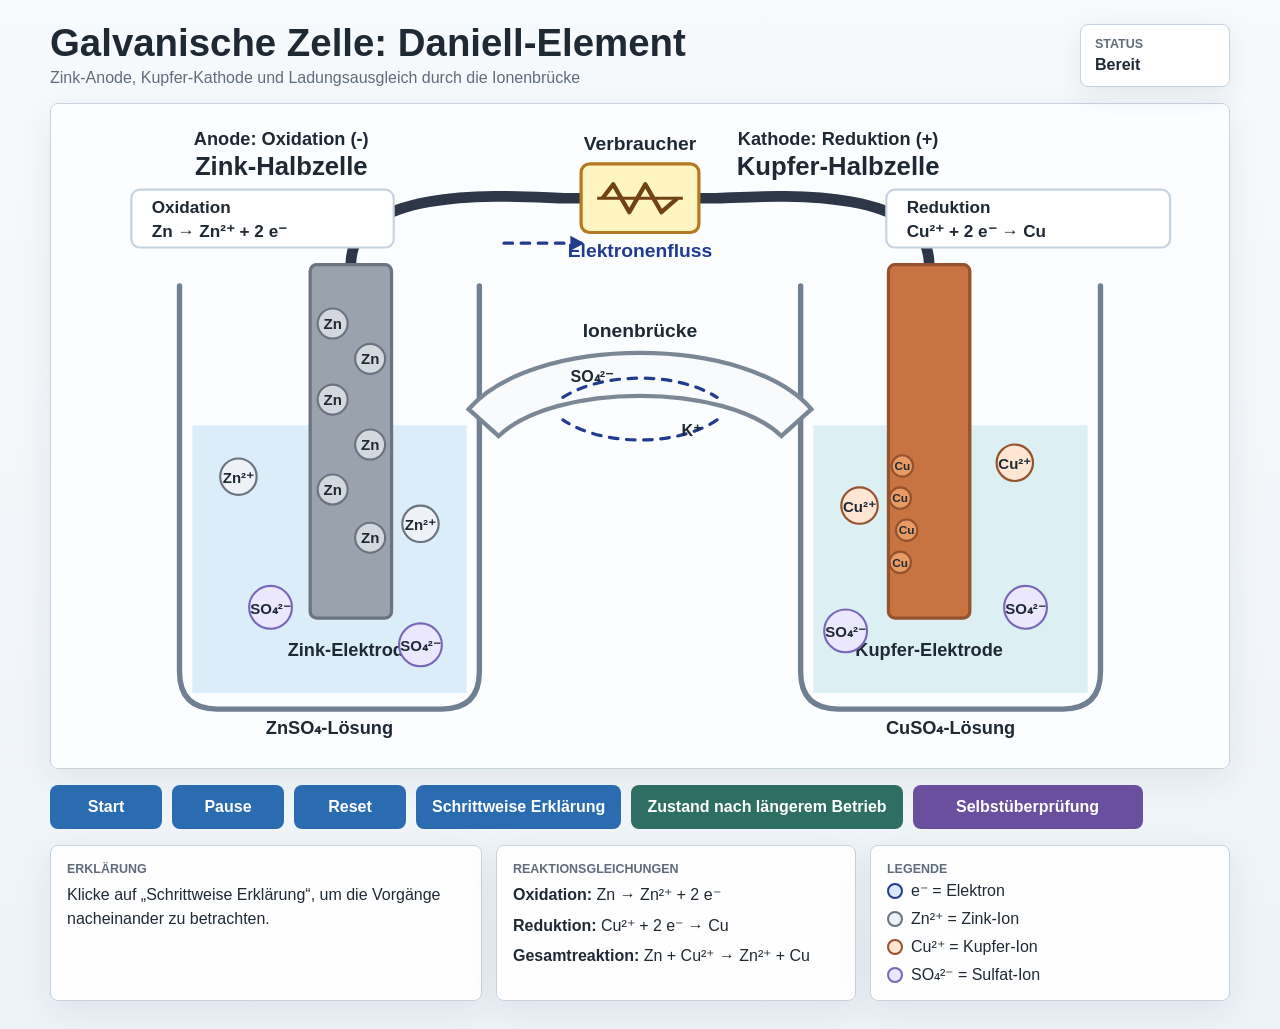
<file: index.html>
<!DOCTYPE html>
<html lang="de">
<head>
  <meta charset="UTF-8">
  <meta name="viewport" content="width=device-width, initial-scale=1.0">
  <title>Daniell-Element Simulation</title>
  <link rel="stylesheet" href="style.css">
</head>
<body>
  <main class="app">
    <header class="app-header">
      <div>
        <h1>Galvanische Zelle: Daniell-Element</h1>
        <p>Zink-Anode, Kupfer-Kathode und Ladungsausgleich durch die Ionenbrücke</p>
      </div>
      <div class="status-panel" aria-live="polite">
        <span class="status-label">Status</span>
        <strong id="animationStatus">Bereit</strong>
      </div>
    </header>

    <section class="simulation-panel" aria-label="Simulation eines Daniell-Elements">
      <svg id="cellSvg" class="cell-svg" viewBox="0 0 1100 620" role="img" aria-labelledby="svgTitle svgDescription">
        <title id="svgTitle">Daniell-Element mit Zink- und Kupfer-Halbzelle</title>
        <desc id="svgDescription">
          Links befindet sich die Zink-Halbzelle, rechts die Kupfer-Halbzelle.
          Elektronen fließen außen vom Zink zur Kupfer-Elektrode.
          Die Ionenbrücke sorgt für den Ladungsausgleich.
        </desc>

        <!-- Background labels -->
        <text x="215" y="38" class="pole-label">Anode: Oxidation (-)</text>
        <text x="215" y="66" class="halfcell-title">Zink-Halbzelle</text>
        <text x="735" y="38" class="pole-label">Kathode: Reduktion (+)</text>
        <text x="735" y="66" class="halfcell-title">Kupfer-Halbzelle</text>

        <!-- Outer circuit -->
        <path class="wire" d="M 280 150 C 280 70, 450 88, 480 88 L 620 88 C 650 88, 820 70, 820 150" />
        <rect x="495" y="56" width="110" height="64" rx="8" class="consumer-body" />
        <line x1="510" y1="88" x2="590" y2="88" class="resistor-line" />
        <path d="M 515 88 L 525 75 L 540 101 L 555 75 L 570 101 L 585 88" class="resistor-zigzag" />
        <text x="550" y="43" class="component-label">Verbraucher</text>
        <text x="550" y="143" class="flow-label">Elektronenfluss</text>
        <path d="M 423 130 L 498 130" class="flow-arrow" />
        <polygon points="498,130 485,123 485,137" class="arrow-head" />

        <!-- Animated electrons in the outer circuit -->
        <circle class="electron cable-electron electron-one" r="12">
          <animateMotion dur="5s" repeatCount="indefinite" path="M 280 150 C 280 70, 450 88, 480 88 L 620 88 C 650 88, 820 70, 820 150" />
        </circle>
        <text class="electron-text cable-electron-text electron-one-text" text-anchor="middle" dy="5">e⁻
          <animateMotion dur="5s" repeatCount="indefinite" path="M 280 150 C 280 70, 450 88, 480 88 L 620 88 C 650 88, 820 70, 820 150" />
        </text>
        <circle class="electron cable-electron electron-two" r="12">
          <animateMotion dur="5s" begin="1.7s" repeatCount="indefinite" path="M 280 150 C 280 70, 450 88, 480 88 L 620 88 C 650 88, 820 70, 820 150" />
        </circle>
        <text class="electron-text cable-electron-text electron-two-text" text-anchor="middle" dy="5">e⁻
          <animateMotion dur="5s" begin="1.7s" repeatCount="indefinite" path="M 280 150 C 280 70, 450 88, 480 88 L 620 88 C 650 88, 820 70, 820 150" />
        </text>
        <circle class="electron cable-electron electron-three" r="12">
          <animateMotion dur="5s" begin="3.4s" repeatCount="indefinite" path="M 280 150 C 280 70, 450 88, 480 88 L 620 88 C 650 88, 820 70, 820 150" />
        </circle>
        <text class="electron-text cable-electron-text electron-three-text" text-anchor="middle" dy="5">e⁻
          <animateMotion dur="5s" begin="3.4s" repeatCount="indefinite" path="M 280 150 C 280 70, 450 88, 480 88 L 620 88 C 650 88, 820 70, 820 150" />
        </text>

        <!-- Beakers -->
        <path class="beaker-glass" d="M 120 170 L 120 530 Q 120 565 155 565 L 365 565 Q 400 565 400 530 L 400 170" />
        <path class="beaker-glass" d="M 700 170 L 700 530 Q 700 565 735 565 L 945 565 Q 980 565 980 530 L 980 170" />
        <rect x="132" y="300" width="256" height="250" class="solution zinc-solution" />
        <rect x="712" y="300" width="256" height="250" class="solution copper-solution" />
        <text x="260" y="588" class="solution-label">ZnSO₄-Lösung</text>
        <text x="840" y="588" class="solution-label">CuSO₄-Lösung</text>

        <!-- Electrodes -->
        <rect x="242" y="150" width="76" height="330" rx="6" class="electrode zinc-electrode" />
        <rect x="782" y="150" width="76" height="330" rx="6" class="electrode copper-electrode" />
        <text x="280" y="515" class="electrode-label">Zink-Elektrode</text>
        <text x="820" y="515" class="electrode-label">Kupfer-Elektrode</text>
        <a href="zinc-detail.html" class="zinc-detail-link" aria-label="Detailansicht der Oxidation an der Zink-Elektrode öffnen">
          <title>Klicke für Detailansicht der Oxidation</title>
          <rect x="232" y="140" width="96" height="350" rx="10" class="zinc-detail-hotspot" />
        </a>
        <text x="280" y="138" class="detail-hint">Klicke für Detailansicht</text>
        <a href="copper-detail.html" class="copper-detail-link" aria-label="Detailansicht der Reduktion an der Kupfer-Elektrode öffnen">
          <title>Klicke für Detailansicht der Reduktion</title>
          <rect x="772" y="140" width="96" height="350" rx="10" class="copper-detail-hotspot" />
        </a>
        <text x="820" y="138" class="copper-detail-hint">Klicke für Detailansicht</text>

        <!-- Zinc atoms in metal -->
        <g class="metal-atoms">
          <circle cx="263" cy="205" r="14" class="zinc-atom" /><text x="263" y="210" class="atom-text">Zn</text>
          <circle cx="298" cy="238" r="14" class="zinc-atom" /><text x="298" y="243" class="atom-text">Zn</text>
          <circle cx="263" cy="276" r="14" class="zinc-atom" /><text x="263" y="281" class="atom-text">Zn</text>
          <circle cx="298" cy="318" r="14" class="zinc-atom" /><text x="298" y="323" class="atom-text">Zn</text>
          <circle cx="263" cy="360" r="14" class="zinc-atom" /><text x="263" y="365" class="atom-text">Zn</text>
          <circle cx="298" cy="405" r="14" class="zinc-atom" /><text x="298" y="410" class="atom-text">Zn</text>
        </g>

        <!-- Copper deposit -->
        <g class="copper-deposit">
          <circle cx="793" cy="368" r="10" class="copper-atom" /><text x="793" y="372" class="small-atom-text">Cu</text>
          <circle cx="799" cy="398" r="10" class="copper-atom" /><text x="799" y="402" class="small-atom-text">Cu</text>
          <circle cx="793" cy="428" r="10" class="copper-atom" /><text x="793" y="432" class="small-atom-text">Cu</text>
          <circle id="newCopperAtom" cx="795" cy="338" r="10" class="copper-atom produced-copper" /><text id="newCopperText" x="795" y="342" class="small-atom-text produced-copper">Cu</text>
        </g>

        <!-- Ions in solutions -->
        <g class="solution-ions">
          <circle cx="175" cy="348" r="17" class="zinc-ion" /><text x="175" y="354" class="ion-text">Zn²⁺</text>
          <circle cx="345" cy="392" r="17" class="zinc-ion" /><text x="345" y="398" class="ion-text">Zn²⁺</text>
          <circle cx="205" cy="470" r="20" class="sulfate-ion" /><text x="205" y="476" class="ion-text">SO₄²⁻</text>
          <circle cx="345" cy="505" r="20" class="sulfate-ion" /><text x="345" y="511" class="ion-text">SO₄²⁻</text>

          <circle cx="755" cy="375" r="17" class="copper-ion" /><text x="755" y="381" class="ion-text">Cu²⁺</text>
          <circle cx="900" cy="335" r="17" class="copper-ion" /><text x="900" y="341" class="ion-text">Cu²⁺</text>
          <circle cx="742" cy="492" r="20" class="sulfate-ion" /><text x="742" y="498" class="ion-text">SO₄²⁻</text>
          <circle cx="910" cy="470" r="20" class="sulfate-ion" /><text x="910" y="476" class="ion-text">SO₄²⁻</text>
        </g>

        <!-- Reaction particles -->
        <g id="oxidationParticle" class="reaction-particle oxidation-particle">
          <circle cx="305" cy="300" r="17" class="zinc-ion" />
          <text x="305" y="306" class="ion-text">Zn²⁺</text>
        </g>
        <g id="reductionParticle" class="reaction-particle reduction-particle">
          <circle cx="760" cy="320" r="17" class="copper-ion" />
          <text x="760" y="326" class="ion-text">Cu²⁺</text>
        </g>

        <!-- Salt bridge -->
        <path class="salt-bridge" d="M 390 285 C 450 215, 650 215, 710 285 L 682 310 C 630 260, 470 260, 418 310 Z" />
        <text x="550" y="218" class="bridge-label">Ionenbrücke</text>
        <path d="M 478 274 C 515 250, 585 250, 622 274" class="ion-flow-line" />
        <path d="M 622 295 C 585 320, 515 320, 478 295" class="ion-flow-line" />
        <text x="505" y="260" class="bridge-ion moving-anion">SO₄²⁻</text>
        <text x="598" y="310" class="bridge-ion moving-cation">K⁺</text>

        <!-- Reaction equations in scene -->
        <g class="equation-box oxidation-box">
          <rect x="75" y="80" width="245" height="54" rx="8" />
          <text x="94" y="102">Oxidation</text>
          <text x="94" y="124">Zn → Zn²⁺ + 2 e⁻</text>
        </g>
        <g class="equation-box reduction-box">
          <rect x="780" y="80" width="265" height="54" rx="8" />
          <text x="799" y="102">Reduktion</text>
          <text x="799" y="124">Cu²⁺ + 2 e⁻ → Cu</text>
        </g>
      </svg>
    </section>

    <section class="control-row" aria-label="Bedienelemente">
      <button id="startButton" type="button">Start</button>
      <button id="pauseButton" type="button">Pause</button>
      <button id="resetButton" type="button">Reset</button>
      <button id="explainButton" type="button">Schrittweise Erklärung</button>
      <a class="view-link" href="later-state.html">Zustand nach längerem Betrieb</a>
      <a class="view-link self-check-link" href="self-check.html">Selbstüberprüfung</a>
    </section>

    <section class="content-grid">
      <article class="explanation-card" aria-live="polite">
        <span class="card-kicker">Erklärung</span>
        <p id="stepText">Klicke auf „Schrittweise Erklärung“, um die Vorgänge nacheinander zu betrachten.</p>
      </article>

      <article class="info-card">
        <span class="card-kicker">Reaktionsgleichungen</span>
        <p><strong>Oxidation:</strong> Zn → Zn²⁺ + 2 e⁻</p>
        <p><strong>Reduktion:</strong> Cu²⁺ + 2 e⁻ → Cu</p>
        <p><strong>Gesamtreaktion:</strong> Zn + Cu²⁺ → Zn²⁺ + Cu</p>
      </article>

      <article class="legend-card">
        <span class="card-kicker">Legende</span>
        <div class="legend-list">
          <span><i class="legend-dot electron-dot"></i>e⁻ = Elektron</span>
          <span><i class="legend-dot zinc-dot"></i>Zn²⁺ = Zink-Ion</span>
          <span><i class="legend-dot copper-dot"></i>Cu²⁺ = Kupfer-Ion</span>
          <span><i class="legend-dot sulfate-dot"></i>SO₄²⁻ = Sulfat-Ion</span>
        </div>
      </article>
    </section>
  </main>

  <script src="script.js"></script>
</body>
</html>
</file>
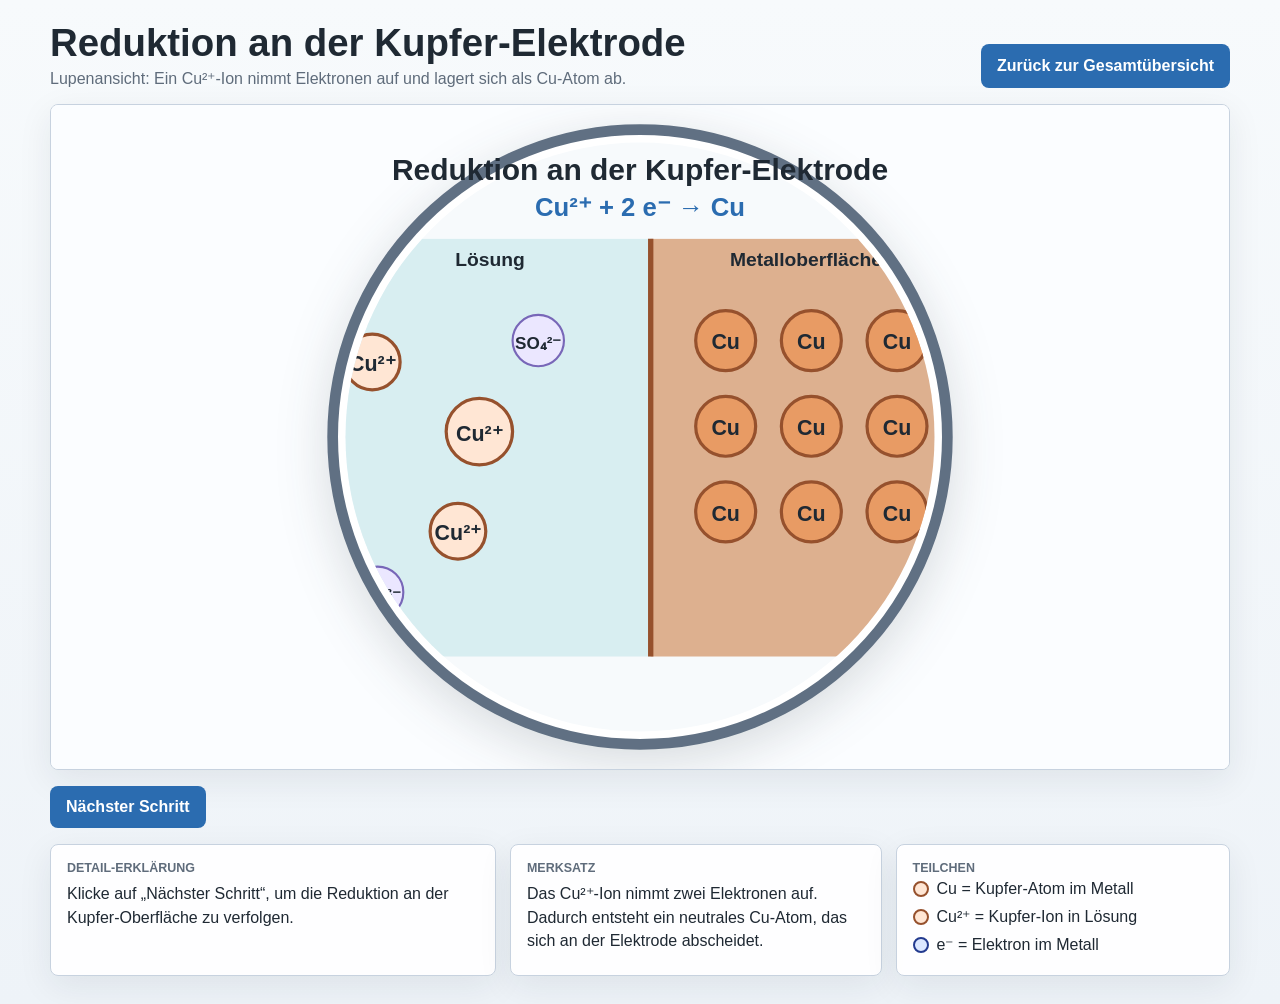
<file: copper-detail.html>
<!DOCTYPE html>
<html lang="de">
<head>
  <meta charset="UTF-8">
  <meta name="viewport" content="width=device-width, initial-scale=1.0">
  <title>Reduktion an der Kupfer-Elektrode</title>
  <link rel="stylesheet" href="style.css">
</head>
<body data-detail-view="copper">
  <main class="app detail-app">
    <header class="app-header">
      <div>
        <h1>Reduktion an der Kupfer-Elektrode</h1>
        <p>Lupenansicht: Ein Cu²⁺-Ion nimmt Elektronen auf und lagert sich als Cu-Atom ab.</p>
      </div>
      <a class="back-link" href="index.html">Zurück zur Gesamtübersicht</a>
    </header>

    <section class="simulation-panel detail-panel" aria-label="Detailansicht der Kupfer-Elektrode">
      <svg id="copperDetailSvg" class="detail-svg detail-running" viewBox="0 0 1100 620" role="img" aria-labelledby="copperDetailTitle copperDetailDescription">
        <title id="copperDetailTitle">Vergrößerte Reduktion an der Kupfer-Elektrode</title>
        <desc id="copperDetailDescription">
          Links befindet sich die Lösung mit Kupfer-Ionen. Rechts liegt die Kupfer-Elektrode.
          Elektronen kommen im Metall an. Ein Cu²⁺-Ion nimmt zwei Elektronen auf und wird
          als neutrales Cu-Atom an der Elektrode abgeschieden.
        </desc>

        <defs>
          <clipPath id="copperLensClip">
            <circle cx="550" cy="310" r="275" />
          </clipPath>
        </defs>

        <circle cx="550" cy="310" r="287" class="lens-frame" />
        <circle cx="550" cy="310" r="275" class="lens-background" />
        <text x="550" y="70" class="detail-title">Reduktion an der Kupfer-Elektrode</text>
        <text x="550" y="104" class="detail-equation">Cu²⁺ + 2 e⁻ → Cu</text>

        <g clip-path="url(#copperLensClip)">
          <rect x="210" y="125" width="350" height="390" class="detail-solution copper-detail-solution" />
          <rect x="560" y="125" width="330" height="390" class="detail-copper-metal" />
          <line x1="560" y1="125" x2="560" y2="515" class="metal-surface-line copper-surface-line" />

          <text x="410" y="150" class="detail-region-label">Lösung</text>
          <text x="705" y="150" class="detail-region-label">Metalloberfläche</text>

          <g class="copper-lattice">
            <circle cx="630" cy="220" r="28" class="detail-copper-atom" /><text x="630" y="228" class="detail-particle-text">Cu</text>
            <circle cx="710" cy="220" r="28" class="detail-copper-atom" /><text x="710" y="228" class="detail-particle-text">Cu</text>
            <circle cx="790" cy="220" r="28" class="detail-copper-atom" /><text x="790" y="228" class="detail-particle-text">Cu</text>
            <circle cx="630" cy="300" r="28" class="detail-copper-atom" /><text x="630" y="308" class="detail-particle-text">Cu</text>
            <circle cx="710" cy="300" r="28" class="detail-copper-atom" /><text x="710" y="308" class="detail-particle-text">Cu</text>
            <circle cx="790" cy="300" r="28" class="detail-copper-atom" /><text x="790" y="308" class="detail-particle-text">Cu</text>
            <circle cx="630" cy="380" r="28" class="detail-copper-atom" /><text x="630" y="388" class="detail-particle-text">Cu</text>
            <circle cx="710" cy="380" r="28" class="detail-copper-atom" /><text x="710" y="388" class="detail-particle-text">Cu</text>
            <circle cx="790" cy="380" r="28" class="detail-copper-atom" /><text x="790" y="388" class="detail-particle-text">Cu</text>
          </g>

          <g class="solution-copper-ions">
            <circle cx="300" cy="240" r="26" class="detail-copper-ion" /><text x="300" y="248" class="detail-particle-text">Cu²⁺</text>
            <circle cx="380" cy="398" r="26" class="detail-copper-ion" /><text x="380" y="406" class="detail-particle-text">Cu²⁺</text>
            <circle cx="305" cy="455" r="24" class="sulfate-ion" /><text x="305" y="463" class="detail-small-text">SO₄²⁻</text>
            <circle cx="455" cy="220" r="24" class="sulfate-ion" /><text x="455" y="228" class="detail-small-text">SO₄²⁻</text>
          </g>

          <g class="active-copper-ion">
            <circle cx="400" cy="305" r="31" class="detail-copper-ion transforming-copper-particle highlighted-copper-ion" />
            <text x="400" y="314" class="detail-particle-text copper-ion-label">Cu²⁺</text>
            <text x="400" y="314" class="detail-particle-text copper-atom-label">Cu</text>
          </g>

          <g class="detail-electron copper-electron-a">
            <circle cx="830" cy="450" r="16" class="electron" />
            <text x="830" y="456" class="electron-text">e⁻</text>
          </g>
          <g class="detail-electron copper-electron-b">
            <circle cx="785" cy="480" r="16" class="electron" />
            <text x="785" y="486" class="electron-text">e⁻</text>
          </g>
        </g>
      </svg>
    </section>

    <section class="control-row" aria-label="Bedienelemente der Detailansicht">
      <button id="nextDetailStepButton" type="button">Nächster Schritt</button>
    </section>

    <section class="content-grid detail-content-grid">
      <article class="explanation-card" aria-live="polite">
        <span class="card-kicker">Detail-Erklärung</span>
        <p id="detailStepText">Klicke auf „Nächster Schritt“, um die Reduktion an der Kupfer-Oberfläche zu verfolgen.</p>
      </article>

      <article class="info-card">
        <span class="card-kicker">Merksatz</span>
        <p>Das Cu²⁺-Ion nimmt zwei Elektronen auf. Dadurch entsteht ein neutrales Cu-Atom, das sich an der Elektrode abscheidet.</p>
      </article>

      <article class="legend-card">
        <span class="card-kicker">Teilchen</span>
        <div class="legend-list">
          <span><i class="legend-dot copper-dot"></i>Cu = Kupfer-Atom im Metall</span>
          <span><i class="legend-dot copper-dot"></i>Cu²⁺ = Kupfer-Ion in Lösung</span>
          <span><i class="legend-dot electron-dot"></i>e⁻ = Elektron im Metall</span>
        </div>
      </article>
    </section>
  </main>

  <script src="script.js"></script>
</body>
</html>
</file>
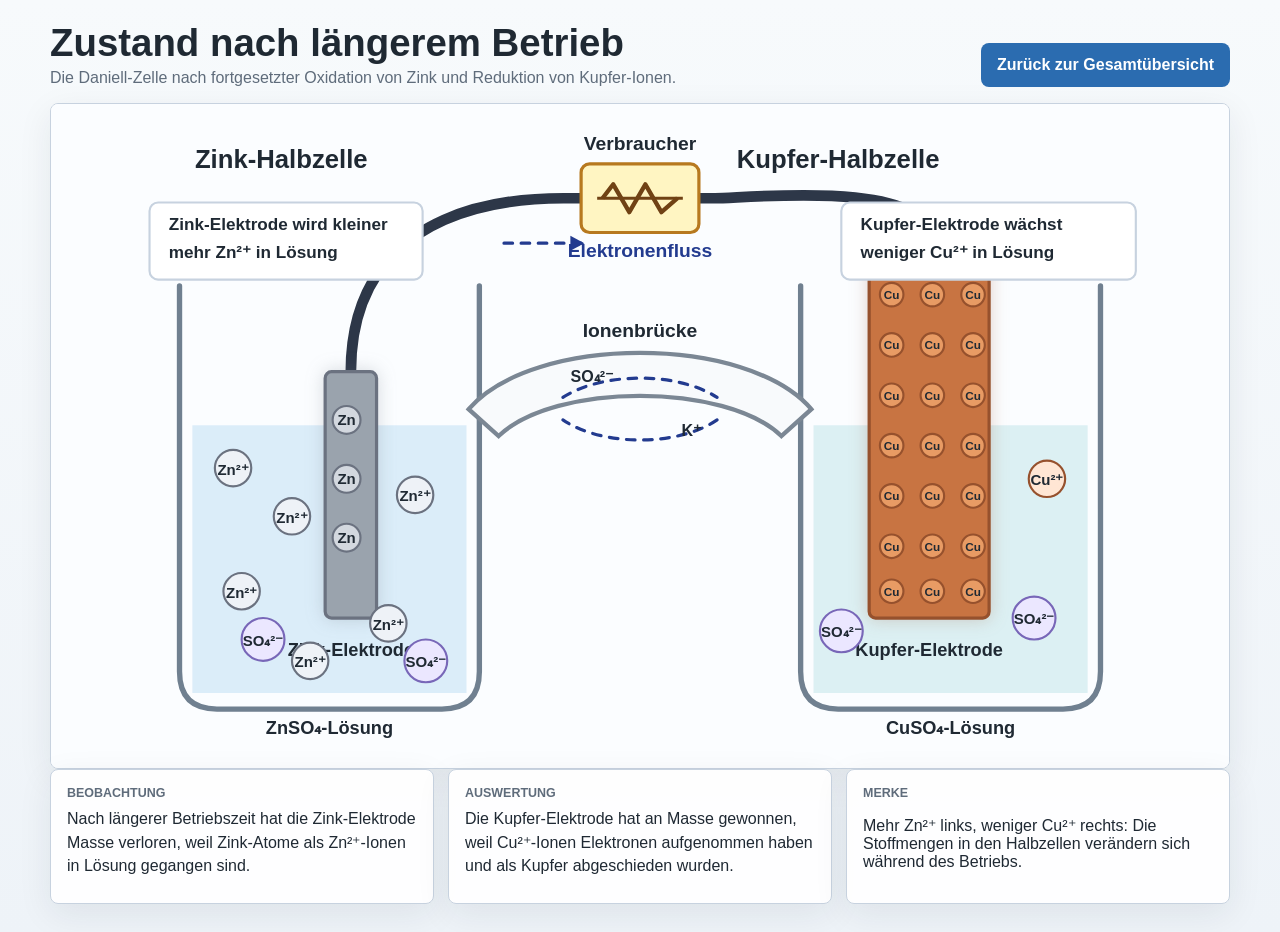
<file: later-state.html>
<!DOCTYPE html>
<html lang="de">
<head>
  <meta charset="UTF-8">
  <meta name="viewport" content="width=device-width, initial-scale=1.0">
  <title>Zustand nach längerem Betrieb</title>
  <link rel="stylesheet" href="style.css">
</head>
<body>
  <main class="app">
    <header class="app-header">
      <div>
        <h1>Zustand nach längerem Betrieb</h1>
        <p>Die Daniell-Zelle nach fortgesetzter Oxidation von Zink und Reduktion von Kupfer-Ionen.</p>
      </div>
      <a class="back-link" href="index.html">Zurück zur Gesamtübersicht</a>
    </header>

    <section class="simulation-panel" aria-label="Daniell-Element nach längerer Betriebszeit">
      <svg class="cell-svg later-state-svg" viewBox="0 0 1100 620" role="img" aria-labelledby="laterTitle laterDescription">
        <title id="laterTitle">Daniell-Element nach längerer Betriebszeit</title>
        <desc id="laterDescription">
          Die Zink-Elektrode ist kleiner, weil Zink als Zn²⁺ in Lösung gegangen ist.
          Die Kupfer-Elektrode ist größer, weil Kupfer aus Cu²⁺-Ionen abgeschieden wurde.
          In der Zink-Halbzelle befinden sich mehr Zn²⁺-Ionen, in der Kupfer-Halbzelle weniger Cu²⁺-Ionen.
        </desc>

        <text x="215" y="60" class="halfcell-title">Zink-Halbzelle</text>
        <text x="735" y="60" class="halfcell-title">Kupfer-Halbzelle</text>

        <!-- Outer circuit remains visible to keep the complete cell structure clear. -->
        <path class="wire" d="M 280 250 C 280 86, 450 88, 480 88 L 620 88 C 650 88, 820 70, 820 125" />
        <rect x="495" y="56" width="110" height="64" rx="8" class="consumer-body" />
        <line x1="510" y1="88" x2="590" y2="88" class="resistor-line" />
        <path d="M 515 88 L 525 75 L 540 101 L 555 75 L 570 101 L 585 88" class="resistor-zigzag" />
        <text x="550" y="43" class="component-label">Verbraucher</text>
        <text x="550" y="143" class="flow-label">Elektronenfluss</text>
        <path d="M 423 130 L 498 130" class="flow-arrow" />
        <polygon points="498,130 485,123 485,137" class="arrow-head" />

        <path class="beaker-glass" d="M 120 170 L 120 530 Q 120 565 155 565 L 365 565 Q 400 565 400 530 L 400 170" />
        <path class="beaker-glass" d="M 700 170 L 700 530 Q 700 565 735 565 L 945 565 Q 980 565 980 530 L 980 170" />
        <rect x="132" y="300" width="256" height="250" class="solution zinc-solution" />
        <rect x="712" y="300" width="256" height="250" class="solution copper-solution" />
        <text x="260" y="588" class="solution-label">ZnSO₄-Lösung</text>
        <text x="840" y="588" class="solution-label">CuSO₄-Lösung</text>

        <!-- Smaller zinc electrode: material has gone into solution as Zn²⁺. -->
        <rect x="256" y="250" width="48" height="230" rx="6" class="electrode zinc-electrode later-zinc-electrode" />
        <text x="280" y="515" class="electrode-label">Zink-Elektrode</text>
        <text x="280" y="112" class="pole-label">Anode (-)</text>

        <!-- Larger copper electrode: copper has been deposited at the cathode. -->
        <rect x="764" y="125" width="112" height="355" rx="6" class="electrode copper-electrode later-copper-electrode" />
        <text x="820" y="515" class="electrode-label">Kupfer-Elektrode</text>
        <text x="820" y="112" class="pole-label">Kathode (+)</text>

        <g class="later-metal-atoms">
          <circle cx="276" cy="295" r="13" class="zinc-atom" /><text x="276" y="300" class="atom-text">Zn</text>
          <circle cx="276" cy="350" r="13" class="zinc-atom" /><text x="276" y="355" class="atom-text">Zn</text>
          <circle cx="276" cy="405" r="13" class="zinc-atom" /><text x="276" y="410" class="atom-text">Zn</text>

          <circle cx="785" cy="178" r="11" class="copper-atom" /><text x="785" y="182" class="small-atom-text">Cu</text>
          <circle cx="823" cy="178" r="11" class="copper-atom" /><text x="823" y="182" class="small-atom-text">Cu</text>
          <circle cx="861" cy="178" r="11" class="copper-atom" /><text x="861" y="182" class="small-atom-text">Cu</text>
          <circle cx="785" cy="225" r="11" class="copper-atom" /><text x="785" y="229" class="small-atom-text">Cu</text>
          <circle cx="823" cy="225" r="11" class="copper-atom" /><text x="823" y="229" class="small-atom-text">Cu</text>
          <circle cx="861" cy="225" r="11" class="copper-atom" /><text x="861" y="229" class="small-atom-text">Cu</text>
          <circle cx="785" cy="272" r="11" class="copper-atom" /><text x="785" y="276" class="small-atom-text">Cu</text>
          <circle cx="823" cy="272" r="11" class="copper-atom" /><text x="823" y="276" class="small-atom-text">Cu</text>
          <circle cx="861" cy="272" r="11" class="copper-atom" /><text x="861" y="276" class="small-atom-text">Cu</text>
          <circle cx="785" cy="319" r="11" class="copper-atom" /><text x="785" y="323" class="small-atom-text">Cu</text>
          <circle cx="823" cy="319" r="11" class="copper-atom" /><text x="823" y="323" class="small-atom-text">Cu</text>
          <circle cx="861" cy="319" r="11" class="copper-atom" /><text x="861" y="323" class="small-atom-text">Cu</text>
          <circle cx="785" cy="366" r="11" class="copper-atom" /><text x="785" y="370" class="small-atom-text">Cu</text>
          <circle cx="823" cy="366" r="11" class="copper-atom" /><text x="823" y="370" class="small-atom-text">Cu</text>
          <circle cx="861" cy="366" r="11" class="copper-atom" /><text x="861" y="370" class="small-atom-text">Cu</text>
          <circle cx="785" cy="413" r="11" class="copper-atom" /><text x="785" y="417" class="small-atom-text">Cu</text>
          <circle cx="823" cy="413" r="11" class="copper-atom" /><text x="823" y="417" class="small-atom-text">Cu</text>
          <circle cx="861" cy="413" r="11" class="copper-atom" /><text x="861" y="417" class="small-atom-text">Cu</text>
          <circle cx="785" cy="455" r="11" class="copper-atom" /><text x="785" y="459" class="small-atom-text">Cu</text>
          <circle cx="823" cy="455" r="11" class="copper-atom" /><text x="823" y="459" class="small-atom-text">Cu</text>
          <circle cx="861" cy="455" r="11" class="copper-atom" /><text x="861" y="459" class="small-atom-text">Cu</text>
        </g>

        <!-- More Zn²⁺ ions in the zinc half-cell after longer operation. -->
        <g class="solution-ions">
          <circle cx="170" cy="340" r="17" class="zinc-ion" /><text x="170" y="346" class="ion-text">Zn²⁺</text>
          <circle cx="225" cy="385" r="17" class="zinc-ion" /><text x="225" y="391" class="ion-text">Zn²⁺</text>
          <circle cx="340" cy="365" r="17" class="zinc-ion" /><text x="340" y="371" class="ion-text">Zn²⁺</text>
          <circle cx="178" cy="455" r="17" class="zinc-ion" /><text x="178" y="461" class="ion-text">Zn²⁺</text>
          <circle cx="315" cy="485" r="17" class="zinc-ion" /><text x="315" y="491" class="ion-text">Zn²⁺</text>
          <circle cx="242" cy="520" r="17" class="zinc-ion" /><text x="242" y="526" class="ion-text">Zn²⁺</text>
          <circle cx="198" cy="500" r="20" class="sulfate-ion" /><text x="198" y="506" class="ion-text">SO₄²⁻</text>
          <circle cx="350" cy="520" r="20" class="sulfate-ion" /><text x="350" y="526" class="ion-text">SO₄²⁻</text>

          <!-- Fewer Cu²⁺ ions remain in the copper half-cell. -->
          <circle cx="930" cy="350" r="17" class="copper-ion" /><text x="930" y="356" class="ion-text">Cu²⁺</text>
          <circle cx="918" cy="480" r="20" class="sulfate-ion" /><text x="918" y="486" class="ion-text">SO₄²⁻</text>
          <circle cx="738" cy="492" r="20" class="sulfate-ion" /><text x="738" y="498" class="ion-text">SO₄²⁻</text>
        </g>

        <path class="salt-bridge" d="M 390 285 C 450 215, 650 215, 710 285 L 682 310 C 630 260, 470 260, 418 310 Z" />
        <text x="550" y="218" class="bridge-label">Ionenbrücke</text>
        <path d="M 478 274 C 515 250, 585 250, 622 274" class="ion-flow-line" />
        <path d="M 622 295 C 585 320, 515 320, 478 295" class="ion-flow-line" />
        <text x="505" y="260" class="bridge-ion">SO₄²⁻</text>
        <text x="598" y="310" class="bridge-ion">K⁺</text>

        <g class="change-label">
          <rect x="92" y="92" width="255" height="72" rx="8" />
          <text x="110" y="118">Zink-Elektrode wird kleiner</text>
          <text x="110" y="144">mehr Zn²⁺ in Lösung</text>
        </g>
        <g class="change-label">
          <rect x="738" y="92" width="275" height="72" rx="8" />
          <text x="756" y="118">Kupfer-Elektrode wächst</text>
          <text x="756" y="144">weniger Cu²⁺ in Lösung</text>
        </g>
      </svg>
    </section>

    <section class="content-grid later-content-grid">
      <article class="explanation-card">
        <span class="card-kicker">Beobachtung</span>
        <p>Nach längerer Betriebszeit hat die Zink-Elektrode Masse verloren, weil Zink-Atome als Zn²⁺-Ionen in Lösung gegangen sind.</p>
      </article>

      <article class="info-card">
        <span class="card-kicker">Auswertung</span>
        <p>Die Kupfer-Elektrode hat an Masse gewonnen, weil Cu²⁺-Ionen Elektronen aufgenommen haben und als Kupfer abgeschieden wurden.</p>
      </article>

      <article class="legend-card">
        <span class="card-kicker">Merke</span>
        <p>Mehr Zn²⁺ links, weniger Cu²⁺ rechts: Die Stoffmengen in den Halbzellen verändern sich während des Betriebs.</p>
      </article>
    </section>
  </main>
</body>
</html>
</file>
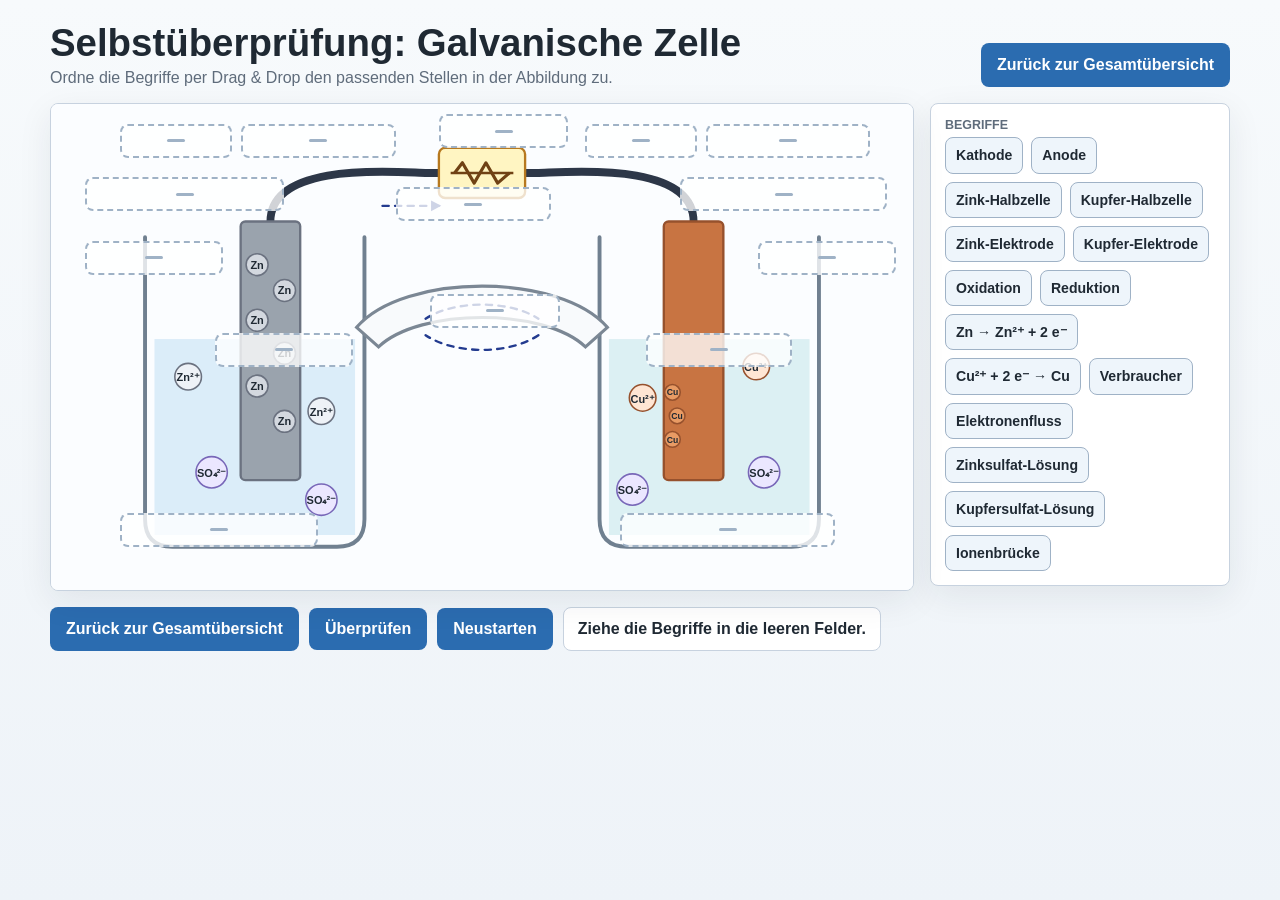
<file: self-check.html>
<!DOCTYPE html>
<html lang="de">
<head>
  <meta charset="UTF-8">
  <meta name="viewport" content="width=device-width, initial-scale=1.0">
  <title>Selbstüberprüfung</title>
  <link rel="stylesheet" href="style.css">
</head>
<body>
  <main class="app self-check-app">
    <header class="app-header">
      <div>
        <h1>Selbstüberprüfung: Galvanische Zelle</h1>
        <p>Ordne die Begriffe per Drag & Drop den passenden Stellen in der Abbildung zu.</p>
      </div>
      <a class="back-link" href="index.html">Zurück zur Gesamtübersicht</a>
    </header>

    <section class="self-check-layout">
      <div class="self-check-figure" aria-label="Unbeschriftete galvanische Zelle mit Ablagefeldern">
        <svg class="cell-svg self-check-svg" viewBox="0 0 1100 620" role="img" aria-labelledby="selfCheckTitle selfCheckDescription">
          <title id="selfCheckTitle">Unbeschriftete galvanische Zelle</title>
          <desc id="selfCheckDescription">
            Eine galvanische Zelle mit zwei Halbzellen, zwei Elektroden, Ionenbrücke,
            äußerem Stromkreis und Verbraucher. Die Fachbegriffe sollen selbst zugeordnet werden.
          </desc>

          <path class="wire" d="M 280 150 C 280 70, 450 88, 480 88 L 620 88 C 650 88, 820 70, 820 150" />
          <rect x="495" y="56" width="110" height="64" rx="8" class="consumer-body" />
          <line x1="510" y1="88" x2="590" y2="88" class="resistor-line" />
          <path d="M 515 88 L 525 75 L 540 101 L 555 75 L 570 101 L 585 88" class="resistor-zigzag" />
          <path d="M 423 130 L 498 130" class="flow-arrow" />
          <polygon points="498,130 485,123 485,137" class="arrow-head" />

          <path class="beaker-glass" d="M 120 170 L 120 530 Q 120 565 155 565 L 365 565 Q 400 565 400 530 L 400 170" />
          <path class="beaker-glass" d="M 700 170 L 700 530 Q 700 565 735 565 L 945 565 Q 980 565 980 530 L 980 170" />
          <rect x="132" y="300" width="256" height="250" class="solution zinc-solution" />
          <rect x="712" y="300" width="256" height="250" class="solution copper-solution" />

          <rect x="242" y="150" width="76" height="330" rx="6" class="electrode zinc-electrode" />
          <rect x="782" y="150" width="76" height="330" rx="6" class="electrode copper-electrode" />

          <g class="metal-atoms">
            <circle cx="263" cy="205" r="14" class="zinc-atom" /><text x="263" y="210" class="atom-text">Zn</text>
            <circle cx="298" cy="238" r="14" class="zinc-atom" /><text x="298" y="243" class="atom-text">Zn</text>
            <circle cx="263" cy="276" r="14" class="zinc-atom" /><text x="263" y="281" class="atom-text">Zn</text>
            <circle cx="298" cy="318" r="14" class="zinc-atom" /><text x="298" y="323" class="atom-text">Zn</text>
            <circle cx="263" cy="360" r="14" class="zinc-atom" /><text x="263" y="365" class="atom-text">Zn</text>
            <circle cx="298" cy="405" r="14" class="zinc-atom" /><text x="298" y="410" class="atom-text">Zn</text>
          </g>

          <g class="copper-deposit">
            <circle cx="793" cy="368" r="10" class="copper-atom" /><text x="793" y="372" class="small-atom-text">Cu</text>
            <circle cx="799" cy="398" r="10" class="copper-atom" /><text x="799" y="402" class="small-atom-text">Cu</text>
            <circle cx="793" cy="428" r="10" class="copper-atom" /><text x="793" y="432" class="small-atom-text">Cu</text>
          </g>

          <g class="solution-ions">
            <circle cx="175" cy="348" r="17" class="zinc-ion" /><text x="175" y="354" class="ion-text">Zn²⁺</text>
            <circle cx="345" cy="392" r="17" class="zinc-ion" /><text x="345" y="398" class="ion-text">Zn²⁺</text>
            <circle cx="205" cy="470" r="20" class="sulfate-ion" /><text x="205" y="476" class="ion-text">SO₄²⁻</text>
            <circle cx="345" cy="505" r="20" class="sulfate-ion" /><text x="345" y="511" class="ion-text">SO₄²⁻</text>
            <circle cx="755" cy="375" r="17" class="copper-ion" /><text x="755" y="381" class="ion-text">Cu²⁺</text>
            <circle cx="900" cy="335" r="17" class="copper-ion" /><text x="900" y="341" class="ion-text">Cu²⁺</text>
            <circle cx="742" cy="492" r="20" class="sulfate-ion" /><text x="742" y="498" class="ion-text">SO₄²⁻</text>
            <circle cx="910" cy="470" r="20" class="sulfate-ion" /><text x="910" y="476" class="ion-text">SO₄²⁻</text>
          </g>

          <path class="salt-bridge" d="M 390 285 C 450 215, 650 215, 710 285 L 682 310 C 630 260, 470 260, 418 310 Z" />
          <path d="M 478 274 C 515 250, 585 250, 622 274" class="ion-flow-line" />
          <path d="M 622 295 C 585 320, 515 320, 478 295" class="ion-flow-line" />
        </svg>

        <div class="drop-zone zone-anode" data-answer="Anode" aria-label="Ablagefeld 1"></div>
        <div class="drop-zone zone-cathode" data-answer="Kathode" aria-label="Ablagefeld 2"></div>
        <div class="drop-zone zone-zinc-half" data-answer="Zink-Halbzelle" aria-label="Ablagefeld 3"></div>
        <div class="drop-zone zone-copper-half" data-answer="Kupfer-Halbzelle" aria-label="Ablagefeld 4"></div>
        <div class="drop-zone zone-zinc-electrode" data-answer="Zink-Elektrode" aria-label="Ablagefeld 5"></div>
        <div class="drop-zone zone-copper-electrode" data-answer="Kupfer-Elektrode" aria-label="Ablagefeld 6"></div>
        <div class="drop-zone zone-oxidation" data-answer="Oxidation" aria-label="Ablagefeld 7"></div>
        <div class="drop-zone zone-reduction" data-answer="Reduktion" aria-label="Ablagefeld 8"></div>
        <div class="drop-zone zone-zinc-equation" data-answer="Zn → Zn²⁺ + 2 e⁻" aria-label="Ablagefeld 9"></div>
        <div class="drop-zone zone-copper-equation" data-answer="Cu²⁺ + 2 e⁻ → Cu" aria-label="Ablagefeld 10"></div>
        <div class="drop-zone zone-consumer" data-answer="Verbraucher" aria-label="Ablagefeld 11"></div>
        <div class="drop-zone zone-electron-flow" data-answer="Elektronenfluss" aria-label="Ablagefeld 12"></div>
        <div class="drop-zone zone-zinc-solution" data-answer="Zinksulfat-Lösung" aria-label="Ablagefeld 13"></div>
        <div class="drop-zone zone-copper-solution" data-answer="Kupfersulfat-Lösung" aria-label="Ablagefeld 14"></div>
        <div class="drop-zone zone-bridge" data-answer="Ionenbrücke" aria-label="Ablagefeld 15"></div>
      </div>

      <aside class="term-bank-panel">
        <span class="card-kicker">Begriffe</span>
        <div id="termBank" class="term-bank" aria-label="Begriffsliste">
          <button class="term-chip" draggable="true" data-term="Kathode" type="button">Kathode</button>
          <button class="term-chip" draggable="true" data-term="Anode" type="button">Anode</button>
          <button class="term-chip" draggable="true" data-term="Zink-Halbzelle" type="button">Zink-Halbzelle</button>
          <button class="term-chip" draggable="true" data-term="Kupfer-Halbzelle" type="button">Kupfer-Halbzelle</button>
          <button class="term-chip" draggable="true" data-term="Zink-Elektrode" type="button">Zink-Elektrode</button>
          <button class="term-chip" draggable="true" data-term="Kupfer-Elektrode" type="button">Kupfer-Elektrode</button>
          <button class="term-chip" draggable="true" data-term="Oxidation" type="button">Oxidation</button>
          <button class="term-chip" draggable="true" data-term="Reduktion" type="button">Reduktion</button>
          <button class="term-chip" draggable="true" data-term="Zn → Zn²⁺ + 2 e⁻" type="button">Zn → Zn²⁺ + 2 e⁻</button>
          <button class="term-chip" draggable="true" data-term="Cu²⁺ + 2 e⁻ → Cu" type="button">Cu²⁺ + 2 e⁻ → Cu</button>
          <button class="term-chip" draggable="true" data-term="Verbraucher" type="button">Verbraucher</button>
          <button class="term-chip" draggable="true" data-term="Elektronenfluss" type="button">Elektronenfluss</button>
          <button class="term-chip" draggable="true" data-term="Zinksulfat-Lösung" type="button">Zinksulfat-Lösung</button>
          <button class="term-chip" draggable="true" data-term="Kupfersulfat-Lösung" type="button">Kupfersulfat-Lösung</button>
          <button class="term-chip" draggable="true" data-term="Ionenbrücke" type="button">Ionenbrücke</button>
        </div>
      </aside>
    </section>

    <section class="control-row self-check-controls" aria-label="Bedienelemente der Selbstüberprüfung">
      <a class="back-link" href="index.html">Zurück zur Gesamtübersicht</a>
      <button id="checkSelfTestButton" type="button">Überprüfen</button>
      <button id="resetSelfTestButton" type="button">Neustarten</button>
      <p id="selfCheckResult" class="self-check-result" aria-live="polite">Ziehe die Begriffe in die leeren Felder.</p>
    </section>
  </main>

  <script src="script.js"></script>
</body>
</html>
</file>
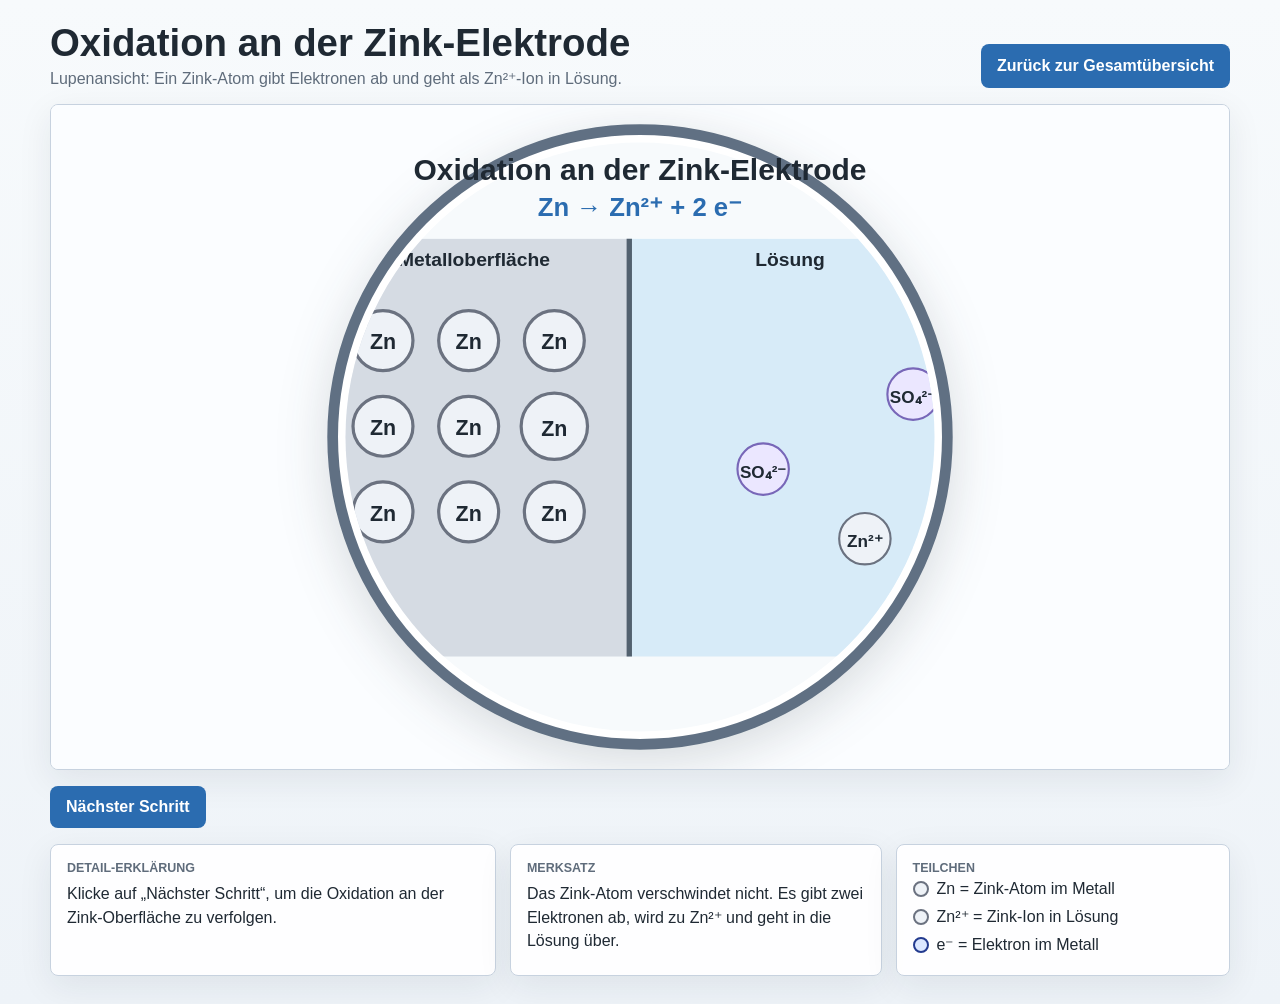
<file: zinc-detail.html>
<!DOCTYPE html>
<html lang="de">
<head>
  <meta charset="UTF-8">
  <meta name="viewport" content="width=device-width, initial-scale=1.0">
  <title>Oxidation an der Zink-Elektrode</title>
  <link rel="stylesheet" href="style.css">
</head>
<body data-detail-view="zinc">
  <main class="app detail-app">
    <header class="app-header">
      <div>
        <h1>Oxidation an der Zink-Elektrode</h1>
        <p>Lupenansicht: Ein Zink-Atom gibt Elektronen ab und geht als Zn²⁺-Ion in Lösung.</p>
      </div>
      <a class="back-link" href="index.html">Zurück zur Gesamtübersicht</a>
    </header>

    <section class="simulation-panel detail-panel" aria-label="Detailansicht der Zink-Elektrode">
      <svg id="zincDetailSvg" class="detail-svg detail-running" viewBox="0 0 1100 620" role="img" aria-labelledby="detailTitle detailDescription">
        <title id="detailTitle">Vergrößerte Oxidation an der Zink-Elektrode</title>
        <desc id="detailDescription">
          Die linke Seite zeigt die Zink-Elektrode als Metalloberfläche.
          Rechts befindet sich die Lösung. Ein Zink-Atom gibt zwei Elektronen ab,
          wird zu Zn²⁺ und wandert in die Lösung. Die Elektronen bleiben im Metall.
        </desc>

        <defs>
          <clipPath id="lensClip">
            <circle cx="550" cy="310" r="275" />
          </clipPath>
        </defs>

        <circle cx="550" cy="310" r="287" class="lens-frame" />
        <circle cx="550" cy="310" r="275" class="lens-background" />
        <text x="550" y="70" class="detail-title">Oxidation an der Zink-Elektrode</text>
        <text x="550" y="104" class="detail-equation">Zn → Zn²⁺ + 2 e⁻</text>

        <g clip-path="url(#lensClip)">
          <rect x="210" y="125" width="330" height="390" class="detail-metal" />
          <rect x="540" y="125" width="350" height="390" class="detail-solution" />
          <line x1="540" y1="125" x2="540" y2="515" class="metal-surface-line" />

          <text x="395" y="150" class="detail-region-label">Metalloberfläche</text>
          <text x="690" y="150" class="detail-region-label">Lösung</text>
          <g class="zinc-lattice">
            <circle cx="310" cy="220" r="28" class="detail-zinc-atom" /><text x="310" y="228" class="detail-particle-text">Zn</text>
            <circle cx="390" cy="220" r="28" class="detail-zinc-atom" /><text x="390" y="228" class="detail-particle-text">Zn</text>
            <circle cx="470" cy="220" r="28" class="detail-zinc-atom" /><text x="470" y="228" class="detail-particle-text">Zn</text>
            <circle cx="310" cy="300" r="28" class="detail-zinc-atom" /><text x="310" y="308" class="detail-particle-text">Zn</text>
            <circle cx="390" cy="300" r="28" class="detail-zinc-atom" /><text x="390" y="308" class="detail-particle-text">Zn</text>
            <circle cx="310" cy="380" r="28" class="detail-zinc-atom" /><text x="310" y="388" class="detail-particle-text">Zn</text>
            <circle cx="390" cy="380" r="28" class="detail-zinc-atom" /><text x="390" y="388" class="detail-particle-text">Zn</text>
            <circle cx="470" cy="380" r="28" class="detail-zinc-atom" /><text x="470" y="388" class="detail-particle-text">Zn</text>
          </g>

          <g class="surface-zinc-atom">
            <circle cx="470" cy="300" r="31" class="detail-zinc-atom highlighted-zinc" />
            <text x="470" y="309" class="detail-particle-text">Zn</text>
          </g>

          <g class="released-zinc-ion">
            <circle cx="470" cy="300" r="31" class="detail-zinc-ion" />
            <text x="470" y="309" class="detail-particle-text">Zn²⁺</text>
          </g>

          <g class="detail-electron electron-a">
            <circle cx="470" cy="300" r="16" class="electron" />
            <text x="470" y="306" class="electron-text">e⁻</text>
          </g>
          <g class="detail-electron electron-b">
            <circle cx="470" cy="300" r="16" class="electron" />
            <text x="470" y="306" class="electron-text">e⁻</text>
          </g>

          <path d="M 470 300 C 560 290, 625 250, 720 228" class="zinc-ion-path" />
          <path d="M 445 430 C 380 430, 330 410, 270 395" class="detail-electron-path" />
          <polygon points="270,395 285,388 282,404" class="detail-arrow-head" />

          <circle cx="665" cy="340" r="24" class="sulfate-ion" />
          <text x="665" y="348" class="detail-small-text">SO₄²⁻</text>
          <circle cx="760" cy="405" r="24" class="zinc-ion" />
          <text x="760" y="413" class="detail-small-text">Zn²⁺</text>
          <circle cx="805" cy="270" r="24" class="sulfate-ion" />
          <text x="805" y="278" class="detail-small-text">SO₄²⁻</text>
        </g>
      </svg>
    </section>

    <section class="control-row" aria-label="Bedienelemente der Detailansicht">
      <button id="nextDetailStepButton" type="button">Nächster Schritt</button>
    </section>

    <section class="content-grid detail-content-grid">
      <article class="explanation-card" aria-live="polite">
        <span class="card-kicker">Detail-Erklärung</span>
        <p id="detailStepText">Klicke auf „Nächster Schritt“, um die Oxidation an der Zink-Oberfläche zu verfolgen.</p>
      </article>

      <article class="info-card">
        <span class="card-kicker">Merksatz</span>
        <p>Das Zink-Atom verschwindet nicht. Es gibt zwei Elektronen ab, wird zu Zn²⁺ und geht in die Lösung über.</p>
      </article>

      <article class="legend-card">
        <span class="card-kicker">Teilchen</span>
        <div class="legend-list">
          <span><i class="legend-dot zinc-dot"></i>Zn = Zink-Atom im Metall</span>
          <span><i class="legend-dot zinc-dot"></i>Zn²⁺ = Zink-Ion in Lösung</span>
          <span><i class="legend-dot electron-dot"></i>e⁻ = Elektron im Metall</span>
        </div>
      </article>
    </section>
  </main>

  <script src="script.js"></script>
</body>
</html>
</file>
<file: style.css>
:root {
  --bg: #eef3f8;
  --panel: #ffffff;
  --ink: #1f2933;
  --muted: #5f6c7b;
  --line: #c7d2df;
  --wire: #2d3748;
  --zinc: #9aa3ad;
  --zinc-dark: #6b7280;
  --copper: #c87442;
  --copper-dark: #96512d;
  --electron: #233b8f;
  --sulfate: #7867b8;
  --water-zinc: #d7ebf8;
  --water-copper: #d8eef1;
  --accent: #2b6cb0;
}

* {
  box-sizing: border-box;
}

body {
  margin: 0;
  min-height: 100vh;
  color: var(--ink);
  background: linear-gradient(180deg, #f7fafc 0%, var(--bg) 100%);
  font-family: Arial, Helvetica, sans-serif;
}

.app {
  width: min(1180px, calc(100% - 32px));
  margin: 0 auto;
  padding: 22px 0 28px;
}

.app-header {
  display: flex;
  align-items: flex-end;
  justify-content: space-between;
  gap: 20px;
  margin-bottom: 16px;
}

h1 {
  margin: 0 0 6px;
  font-size: clamp(1.7rem, 3vw, 2.6rem);
  line-height: 1.08;
  letter-spacing: 0;
}

.app-header p {
  margin: 0;
  color: var(--muted);
  font-size: 1rem;
}

.status-panel {
  min-width: 150px;
  padding: 12px 14px;
  border: 1px solid var(--line);
  border-radius: 8px;
  background: var(--panel);
  box-shadow: 0 8px 28px rgba(31, 41, 51, 0.08);
}

.status-label,
.card-kicker {
  display: block;
  margin-bottom: 5px;
  color: var(--muted);
  font-size: 0.78rem;
  font-weight: 700;
  text-transform: uppercase;
}

.simulation-panel,
.explanation-card,
.info-card,
.legend-card {
  border: 1px solid var(--line);
  border-radius: 8px;
  background: rgba(255, 255, 255, 0.95);
  box-shadow: 0 10px 34px rgba(31, 41, 51, 0.08);
}

.simulation-panel {
  overflow: hidden;
}

.cell-svg {
  display: block;
  width: 100%;
  height: auto;
  aspect-ratio: 1100 / 620;
  background: #fbfdff;
}

.halfcell-title,
.component-label,
.bridge-label,
.flow-label,
.solution-label,
.electrode-label,
.pole-label {
  fill: var(--ink);
  font-weight: 700;
  text-anchor: middle;
}

.halfcell-title {
  font-size: 24px;
}

.component-label,
.bridge-label,
.flow-label {
  font-size: 18px;
}

.flow-label {
  fill: var(--electron);
}

.solution-label,
.electrode-label,
.pole-label {
  font-size: 17px;
}

.wire {
  fill: none;
  stroke: var(--wire);
  stroke-width: 10;
  stroke-linecap: round;
}

.consumer-body {
  fill: #fff5c2;
  stroke: #b7791f;
  stroke-width: 3;
}

.resistor-line {
  stroke: #704214;
  stroke-width: 3;
}

.resistor-zigzag {
  fill: none;
  stroke: #704214;
  stroke-width: 4;
  stroke-linejoin: round;
}

.flow-arrow,
.ion-flow-line {
  fill: none;
  stroke: var(--electron);
  stroke-width: 3;
  stroke-linecap: round;
  stroke-dasharray: 8 8;
}

.arrow-head {
  fill: var(--electron);
}

.beaker-glass {
  fill: none;
  stroke: #708090;
  stroke-width: 5;
  stroke-linecap: round;
}

.solution {
  opacity: 0.86;
}

.zinc-solution {
  fill: var(--water-zinc);
}

.copper-solution {
  fill: var(--water-copper);
}

.electrode {
  stroke-width: 3;
}

.zinc-electrode {
  fill: var(--zinc);
  stroke: var(--zinc-dark);
}

.zinc-detail-link,
.copper-detail-link {
  cursor: pointer;
}

.zinc-detail-hotspot,
.copper-detail-hotspot {
  fill: transparent;
  stroke: transparent;
  stroke-width: 4;
}

.zinc-detail-link:hover .zinc-detail-hotspot,
.zinc-detail-link:focus .zinc-detail-hotspot,
.copper-detail-link:hover .copper-detail-hotspot,
.copper-detail-link:focus .copper-detail-hotspot {
  fill: rgba(43, 108, 176, 0.08);
  stroke: var(--accent);
}

.detail-hint,
.copper-detail-hint {
  fill: var(--accent);
  font-size: 13px;
  font-weight: 700;
  opacity: 0;
  text-anchor: middle;
  pointer-events: none;
}

.zinc-detail-link:hover + .detail-hint,
.zinc-detail-link:focus + .detail-hint,
.copper-detail-link:hover + .copper-detail-hint,
.copper-detail-link:focus + .copper-detail-hint {
  opacity: 1;
}

.copper-electrode {
  fill: var(--copper);
  stroke: var(--copper-dark);
}

.metal-atoms,
.reaction-particle {
  pointer-events: none;
}

.zinc-atom {
  fill: #d3d8df;
  stroke: var(--zinc-dark);
  stroke-width: 2;
}

.copper-atom {
  fill: #e89b64;
  stroke: var(--copper-dark);
  stroke-width: 2;
}

.zinc-ion {
  fill: #eef2f7;
  stroke: var(--zinc-dark);
  stroke-width: 2;
}

.copper-ion {
  fill: #ffe6d4;
  stroke: var(--copper-dark);
  stroke-width: 2;
}

.sulfate-ion {
  fill: #ebe7ff;
  stroke: var(--sulfate);
  stroke-width: 2;
}

.electron {
  fill: #dbe7ff;
  stroke: var(--electron);
  stroke-width: 3;
}

.atom-text,
.small-atom-text,
.ion-text,
.electron-text,
.bridge-ion {
  fill: var(--ink);
  font-weight: 700;
  text-anchor: middle;
  pointer-events: none;
}

.atom-text,
.ion-text,
.electron-text {
  font-size: 14px;
}

.small-atom-text {
  font-size: 11px;
}

.salt-bridge {
  fill: #f8fafc;
  stroke: #7b8794;
  stroke-width: 4;
}

.bridge-ion {
  font-size: 15px;
}

.is-running .moving-anion {
  animation: bridgeAnion 4.8s linear infinite;
}

.is-running .moving-cation {
  animation: bridgeCation 4.8s linear infinite;
}

.equation-box rect {
  fill: #ffffff;
  stroke: var(--line);
  stroke-width: 2;
}

.equation-box text {
  fill: var(--ink);
  font-size: 16px;
  font-weight: 700;
}

.reaction-particle {
  opacity: 0;
}

.is-running .oxidation-particle {
  animation: zincIonLeaves 5s ease-in-out infinite;
}

.is-running .reduction-particle {
  animation: copperIonArrives 5s ease-in-out infinite;
}

.is-running .produced-copper {
  animation: copperAppears 5s ease-in-out infinite;
}

.cable-electron,
.cable-electron-text {
  opacity: 0;
}

.is-running .cable-electron,
.is-running .cable-electron-text {
  opacity: 1;
}

.is-paused * {
  animation-play-state: paused !important;
}

.is-paused animateMotion,
.is-paused animate {
  animation-play-state: paused;
}

.control-row {
  display: flex;
  flex-wrap: wrap;
  gap: 10px;
  margin: 16px 0;
}

button {
  min-width: 112px;
  border: 0;
  border-radius: 8px;
  padding: 12px 16px;
  color: #ffffff;
  background: var(--accent);
  font-size: 1rem;
  font-weight: 700;
  cursor: pointer;
  transition: transform 0.15s ease, background 0.15s ease;
}

button:hover,
.view-link:hover {
  background: #1f5f99;
  transform: translateY(-1px);
}

button:active {
  transform: translateY(0);
}

.back-link {
  display: inline-flex;
  align-items: center;
  justify-content: center;
  min-height: 44px;
  padding: 12px 16px;
  border-radius: 8px;
  color: #ffffff;
  background: var(--accent);
  font-weight: 700;
  text-decoration: none;
  transition: transform 0.15s ease, background 0.15s ease;
}

.back-link:hover {
  background: #1f5f99;
  transform: translateY(-1px);
}

.view-link {
  display: inline-flex;
  align-items: center;
  justify-content: center;
  min-height: 44px;
  min-width: 230px;
  border-radius: 8px;
  padding: 12px 16px;
  color: #ffffff;
  background: #2f6f63;
  font-size: 1rem;
  font-weight: 700;
  text-decoration: none;
  transition: transform 0.15s ease, background 0.15s ease;
}

.self-check-link {
  background: #6b4f9f;
}

.self-check-layout {
  display: grid;
  grid-template-columns: minmax(0, 1fr) 300px;
  gap: 16px;
  align-items: start;
}

.self-check-figure {
  position: relative;
  overflow: hidden;
  border: 1px solid var(--line);
  border-radius: 8px;
  background: #fbfdff;
  box-shadow: 0 10px 34px rgba(31, 41, 51, 0.08);
}

.self-check-svg {
  display: block;
}

.term-bank-panel {
  border: 1px solid var(--line);
  border-radius: 8px;
  padding: 14px;
  background: #ffffff;
  box-shadow: 0 10px 34px rgba(31, 41, 51, 0.08);
}

.term-bank {
  display: flex;
  flex-wrap: wrap;
  gap: 8px;
}

.term-chip {
  min-width: auto;
  max-width: 100%;
  padding: 9px 10px;
  border: 1px solid #9fb2c6;
  color: var(--ink);
  background: #eef5fb;
  font-size: 0.88rem;
  line-height: 1.15;
  cursor: grab;
}

.term-chip:active {
  cursor: grabbing;
}

.term-chip.is-dragging {
  opacity: 0.45;
}

.drop-zone {
  position: absolute;
  display: flex;
  align-items: center;
  justify-content: center;
  min-height: 34px;
  padding: 4px;
  border: 2px dashed #9fb2c6;
  border-radius: 8px;
  background: rgba(255, 255, 255, 0.78);
  color: var(--muted);
  font-size: 0.8rem;
}

.drop-zone::before {
  content: "";
  width: 18px;
  height: 3px;
  border-radius: 999px;
  background: #9fb2c6;
}

.drop-zone.has-term::before {
  content: none;
}

.drop-zone.is-over {
  border-color: var(--accent);
  background: rgba(219, 231, 255, 0.92);
}

.drop-zone.is-correct {
  border-color: #2f855a;
  background: #e6f6ec;
}

.drop-zone.is-wrong {
  border-color: #c53030;
  background: #fde8e8;
}

.drop-zone .term-chip {
  width: 100%;
  justify-content: center;
  white-space: normal;
  cursor: grab;
}

.zone-anode { left: 8%; top: 4%; width: 13%; }
.zone-zinc-half { left: 22%; top: 4%; width: 18%; }
.zone-consumer { left: 45%; top: 2%; width: 15%; }
.zone-cathode { left: 62%; top: 4%; width: 13%; }
.zone-copper-half { left: 76%; top: 4%; width: 19%; }
.zone-zinc-equation { left: 4%; top: 15%; width: 23%; }
.zone-electron-flow { left: 40%; top: 17%; width: 18%; }
.zone-copper-equation { left: 73%; top: 15%; width: 24%; }
.zone-oxidation { left: 4%; top: 28%; width: 16%; }
.zone-reduction { left: 82%; top: 28%; width: 16%; }
.zone-bridge { left: 44%; top: 39%; width: 15%; }
.zone-zinc-electrode { left: 19%; top: 47%; width: 16%; }
.zone-copper-electrode { left: 69%; top: 47%; width: 17%; }
.zone-zinc-solution { left: 8%; top: 84%; width: 23%; }
.zone-copper-solution { left: 66%; top: 84%; width: 25%; }

.self-check-controls {
  align-items: center;
}

.self-check-result {
  margin: 0;
  padding: 12px 14px;
  border: 1px solid var(--line);
  border-radius: 8px;
  background: #ffffff;
  font-weight: 700;
}

.content-grid {
  display: grid;
  grid-template-columns: 1.2fr 1fr 1fr;
  gap: 14px;
}

.explanation-card,
.info-card,
.legend-card {
  padding: 16px;
}

.explanation-card p,
.info-card p {
  margin: 7px 0;
  line-height: 1.45;
}

.legend-list {
  display: grid;
  gap: 9px;
}

.legend-list span {
  display: flex;
  align-items: center;
  gap: 8px;
}

.legend-dot {
  width: 16px;
  height: 16px;
  border-radius: 50%;
  display: inline-block;
  flex: 0 0 auto;
}

.detail-panel {
  background: #fbfdff;
}

.detail-svg {
  display: block;
  width: 100%;
  height: auto;
  aspect-ratio: 1100 / 620;
  background: #fbfdff;
}

.lens-frame {
  fill: #ffffff;
  stroke: #607083;
  stroke-width: 10;
  filter: drop-shadow(0 12px 24px rgba(31, 41, 51, 0.16));
}

.lens-background {
  fill: #f7fafc;
}

.detail-title,
.detail-equation,
.detail-region-label,
.electron-direction-label {
  fill: var(--ink);
  font-weight: 700;
  text-anchor: middle;
}

.detail-title {
  font-size: 28px;
}

.detail-equation {
  fill: var(--accent);
  font-size: 24px;
}

.detail-region-label,
.electron-direction-label {
  font-size: 18px;
}

.electron-direction-label {
  fill: var(--electron);
  font-size: 16px;
}

.detail-metal {
  fill: #d5dbe3;
}

.detail-copper-metal {
  fill: #ddb08f;
}

.detail-solution {
  fill: #d7ebf8;
}

.copper-detail-solution {
  fill: #d8eef1;
}

.metal-surface-line {
  stroke: #52616f;
  stroke-width: 5;
}

.copper-surface-line {
  stroke: var(--copper-dark);
}

.detail-zinc-atom {
  fill: #eef2f7;
  stroke: var(--zinc-dark);
  stroke-width: 3;
}

.highlighted-zinc {
  animation: highlightZincAtom 7s ease-in-out infinite;
}

.detail-zinc-ion {
  fill: #eef2f7;
  stroke: var(--accent);
  stroke-width: 4;
}

.detail-copper-atom {
  fill: #e89b64;
  stroke: var(--copper-dark);
  stroke-width: 3;
}

.detail-copper-ion {
  fill: #ffe6d4;
  stroke: var(--copper-dark);
  stroke-width: 3;
}

.highlighted-copper-ion {
  animation: highlightCopperIon 7s ease-in-out infinite;
}

.detail-particle-text,
.detail-small-text {
  fill: var(--ink);
  font-weight: 700;
  text-anchor: middle;
  pointer-events: none;
}

.detail-particle-text {
  font-size: 20px;
}

.detail-small-text {
  font-size: 16px;
}

.zinc-ion-path,
.detail-electron-path {
  display: none;
}

.detail-arrow-head {
  display: none;
}

.released-zinc-ion,
.detail-electron {
  opacity: 0;
}

.detail-running .surface-zinc-atom {
  animation: surfaceAtomTurnsIon 7s ease-in-out infinite;
}

.detail-running .released-zinc-ion {
  animation: zincIonIntoSolution 7s ease-in-out infinite;
}

.detail-running .electron-a {
  animation: electronLeavesAtomA 7s ease-in-out infinite;
}

.detail-running .electron-b {
  animation: electronLeavesAtomB 7s ease-in-out infinite;
}

.detail-running .active-copper-ion {
  animation: copperIonApproachesElectrode 7s ease-in-out infinite;
}

.detail-running .transforming-copper-particle {
  animation: copperParticleChangesCharge 7s ease-in-out infinite;
}

.copper-atom-label {
  opacity: 0;
}

.detail-running .copper-ion-label {
  animation: copperIonLabelFades 7s ease-in-out infinite;
}

.detail-running .copper-atom-label {
  animation: copperAtomLabelAppears 7s ease-in-out infinite;
}

.detail-running .copper-electron-a {
  animation: copperElectronArrivesA 7s ease-in-out infinite;
}

.detail-running .copper-electron-b {
  animation: copperElectronArrivesB 7s ease-in-out infinite;
}

.detail-content-grid {
  grid-template-columns: 1.2fr 1fr 0.9fr;
}

.electron-dot {
  background: #dbe7ff;
  border: 2px solid var(--electron);
}

.zinc-dot {
  background: #eef2f7;
  border: 2px solid var(--zinc-dark);
}

.copper-dot {
  background: #ffe6d4;
  border: 2px solid var(--copper-dark);
}

.sulfate-dot {
  background: #ebe7ff;
  border: 2px solid var(--sulfate);
}

.later-zinc-electrode {
  filter: drop-shadow(0 0 8px rgba(107, 114, 128, 0.25));
}

.later-copper-electrode {
  filter: drop-shadow(0 0 8px rgba(150, 81, 45, 0.25));
}

.change-label rect {
  fill: #ffffff;
  stroke: var(--line);
  stroke-width: 2;
}

.change-label text {
  fill: var(--ink);
  font-size: 16px;
  font-weight: 700;
}

.later-content-grid {
  grid-template-columns: 1fr 1fr 1fr;
}

@keyframes zincIonLeaves {
  0%, 12% {
    opacity: 0;
    transform: translate(0, 0);
  }
  25%, 70% {
    opacity: 1;
    transform: translate(-74px, 74px);
  }
  100% {
    opacity: 0;
    transform: translate(-112px, 110px);
  }
}

@keyframes copperIonArrives {
  0%, 45% {
    opacity: 1;
    transform: translate(125px, 80px);
  }
  68% {
    opacity: 1;
    transform: translate(38px, 48px);
  }
  80%, 100% {
    opacity: 0;
    transform: translate(38px, 48px);
  }
}

@keyframes copperAppears {
  0%, 62% {
    opacity: 0;
    transform: scale(0.6);
  }
  75%, 100% {
    opacity: 1;
    transform: scale(1);
  }
}

@keyframes bridgeAnion {
  0% { transform: translateX(70px); opacity: 0.55; }
  50% { opacity: 1; }
  100% { transform: translateX(-72px); opacity: 0.55; }
}

@keyframes bridgeCation {
  0% { transform: translateX(-70px); opacity: 0.55; }
  50% { opacity: 1; }
  100% { transform: translateX(72px); opacity: 0.55; }
}

@keyframes highlightZincAtom {
  0%, 10% {
    filter: none;
  }
  18%, 38% {
    filter: drop-shadow(0 0 10px rgba(43, 108, 176, 0.75));
  }
  58%, 100% {
    filter: none;
  }
}

@keyframes surfaceAtomTurnsIon {
  0%, 42% {
    opacity: 1;
  }
  52%, 100% {
    opacity: 0;
  }
}

@keyframes zincIonIntoSolution {
  0%, 36% {
    opacity: 0;
    transform: translate(0, 0);
  }
  48% {
    opacity: 1;
    transform: translate(0, 0);
  }
  72%, 100% {
    opacity: 1;
    transform: translate(235px, -72px);
  }
}

@keyframes electronLeavesAtomA {
  0%, 18% {
    opacity: 0;
    transform: translate(0, 0);
  }
  30% {
    opacity: 1;
    transform: translate(-25px, 55px);
  }
  78%, 100% {
    opacity: 1;
    transform: translate(-205px, 95px);
  }
}

@keyframes electronLeavesAtomB {
  0%, 22% {
    opacity: 0;
    transform: translate(0, 0);
  }
  34% {
    opacity: 1;
    transform: translate(-45px, 18px);
  }
  78%, 100% {
    opacity: 1;
    transform: translate(-230px, 55px);
  }
}

@keyframes highlightCopperIon {
  0%, 10% {
    filter: none;
  }
  18%, 36% {
    filter: drop-shadow(0 0 10px rgba(150, 81, 45, 0.8));
  }
  56%, 100% {
    filter: none;
  }
}

@keyframes copperIonApproachesElectrode {
  0%, 18% {
    opacity: 1;
    transform: translate(0, 0);
  }
  50% {
    opacity: 1;
    transform: translate(112px, -5px);
  }
  68%, 100% {
    opacity: 1;
    transform: translate(160px, -5px) scale(1);
  }
}

@keyframes copperParticleChangesCharge {
  0%, 56% {
    fill: #ffe6d4;
    stroke: var(--copper-dark);
  }
  68%, 100% {
    fill: #e89b64;
    stroke: var(--copper-dark);
  }
}

@keyframes copperIonLabelFades {
  0%, 56% {
    opacity: 1;
  }
  68%, 100% {
    opacity: 0;
  }
}

@keyframes copperAtomLabelAppears {
  0%, 56% {
    opacity: 0;
  }
  68%, 100% {
    opacity: 1;
  }
}

@keyframes copperElectronArrivesA {
  0%, 18% {
    opacity: 0;
    transform: translate(0, 0);
  }
  34% {
    opacity: 1;
    transform: translate(-170px, -110px);
  }
  58%, 100% {
    opacity: 0;
    transform: translate(-308px, -150px);
  }
}

@keyframes copperElectronArrivesB {
  0%, 24% {
    opacity: 0;
    transform: translate(0, 0);
  }
  40% {
    opacity: 1;
    transform: translate(-125px, -135px);
  }
  58%, 100% {
    opacity: 0;
    transform: translate(-263px, -180px);
  }
}

@media (max-width: 860px) {
  .app-header {
    align-items: stretch;
    flex-direction: column;
  }

  .content-grid {
    grid-template-columns: 1fr;
  }

  .control-row button {
    flex: 1 1 150px;
  }
}

@media (prefers-reduced-motion: reduce) {
  *,
  *::before,
  *::after {
    animation-duration: 0.001ms !important;
    animation-iteration-count: 1 !important;
    scroll-behavior: auto !important;
  }
}
</file>
